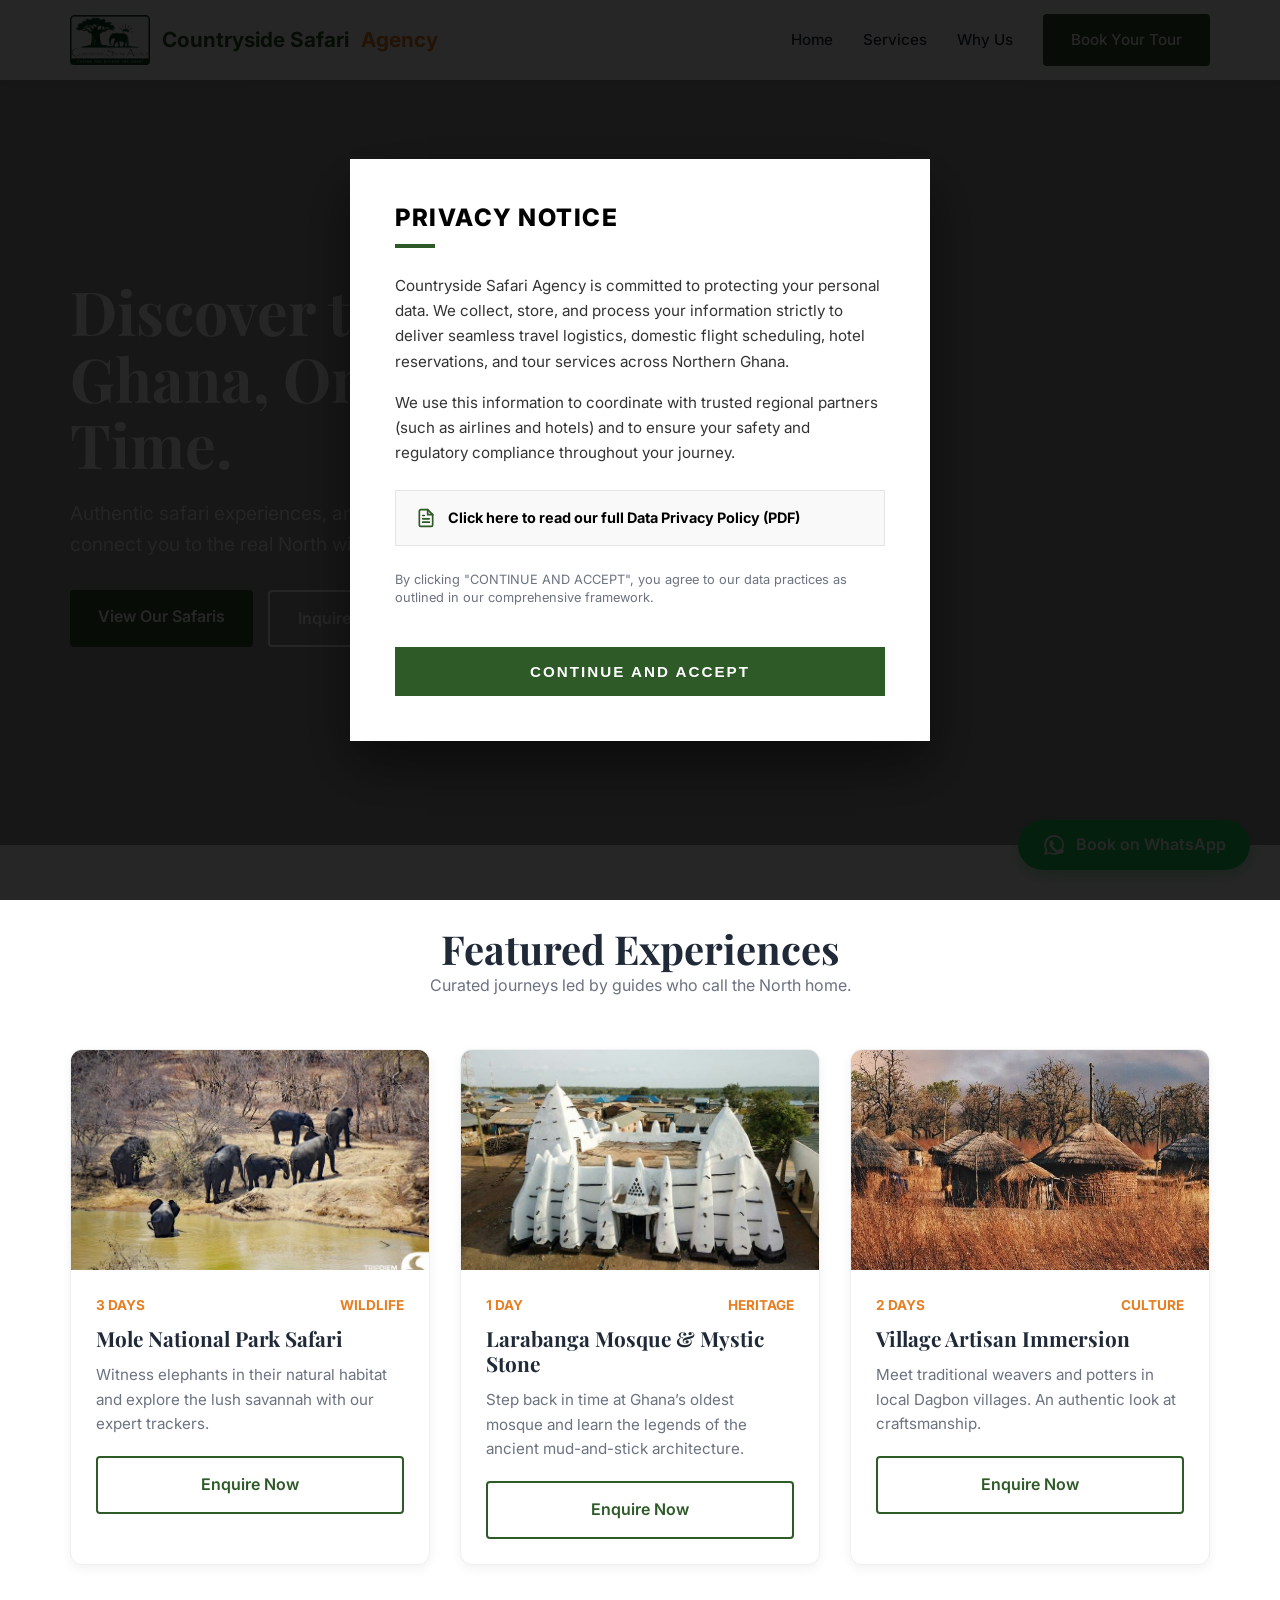
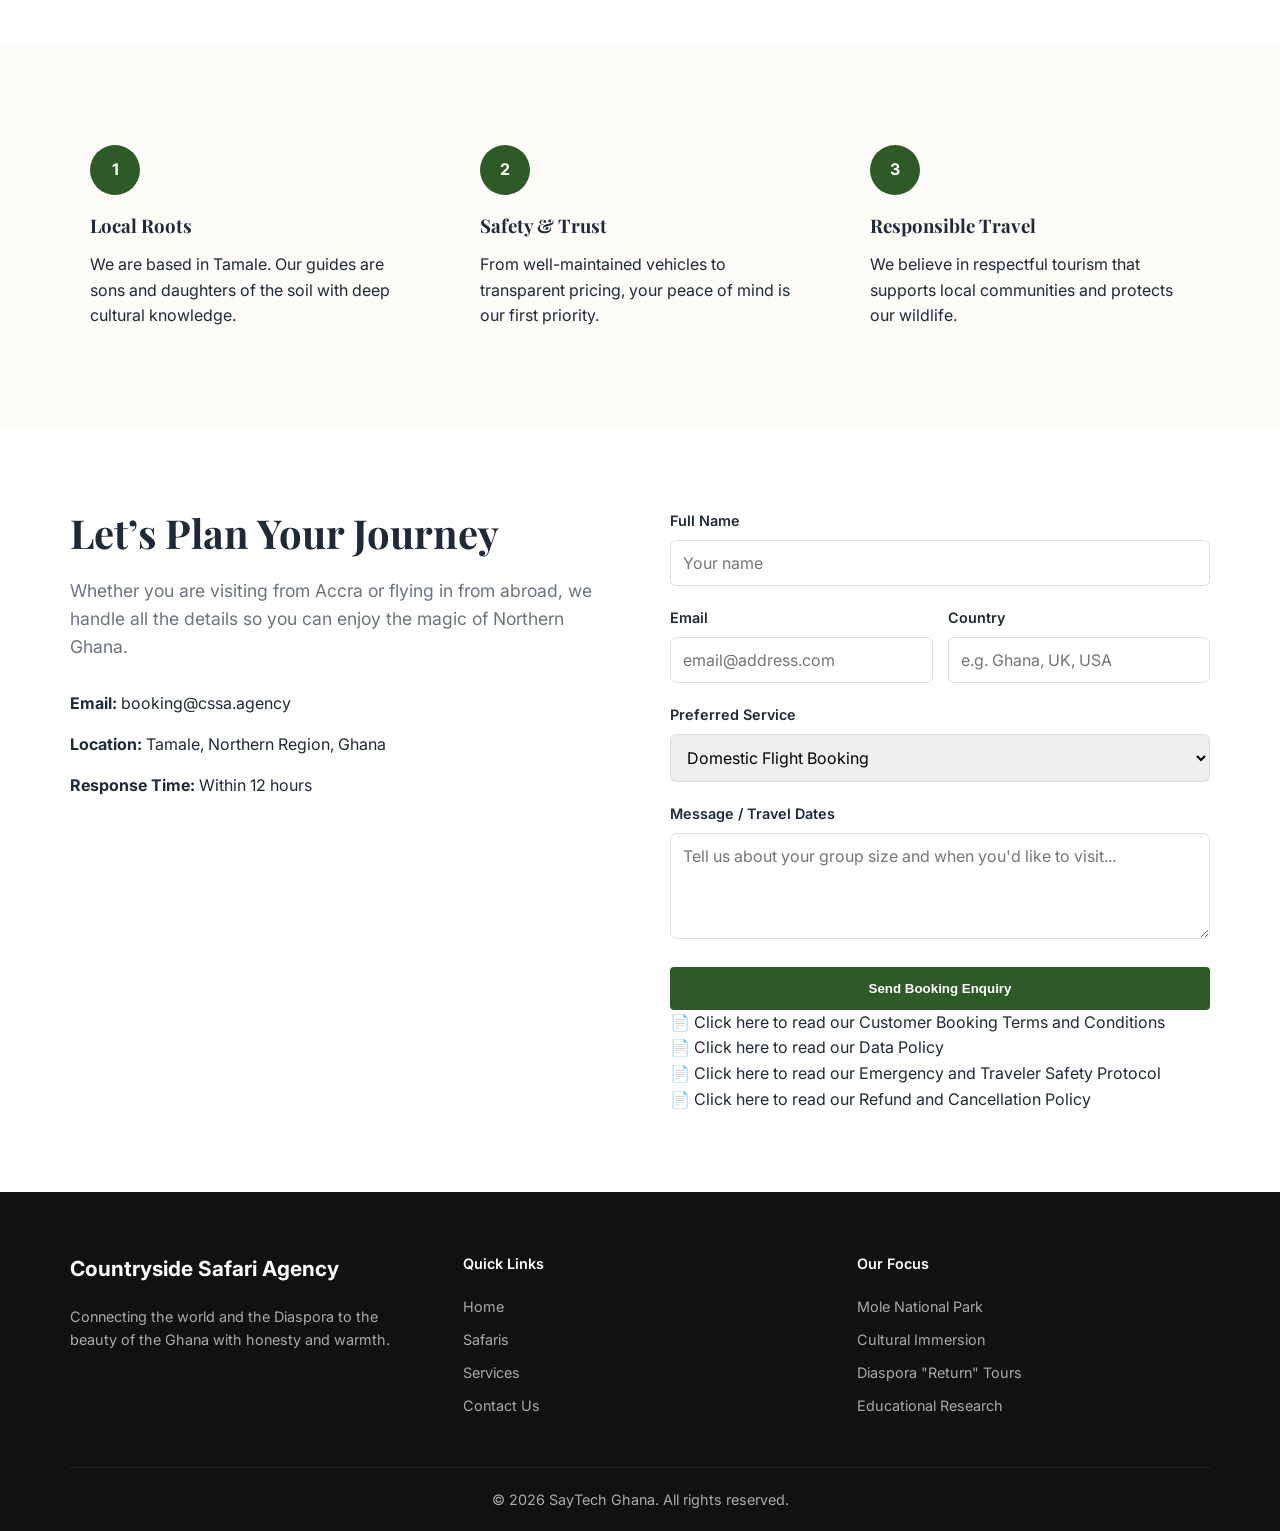
<file: index.html>
<!DOCTYPE html>
<html lang="en">
<head>
    <meta charset="UTF-8">
    <meta name="viewport" content="width=device-width, initial-scale=1.0">
    <meta name="description" content="Authentic Northern Ghana safari and cultural tours. Experience Mole National Park, Larabanga, and local traditions with Northern Safari Ghana.">
    <title>Countryside Safari Agency</title>
    
    <link rel="preconnect" href="https://fonts.googleapis.com">
    <link href="https://fonts.googleapis.com/css2?family=Inter:wght@400;500;600&family=Playfair+Display:wght@700&display=swap" rel="stylesheet">

   <link rel="stylesheet" href="style.css">
</head>
<body>
<body>
   <div id="privacy-modal" class="modal-overlay">
        <div class="modal-content">
            <h2>PRIVACY NOTICE</h2>
            <div class="deloitte-divider"></div>
            
            <div class="modal-short-text">
                <p>Countryside Safari Agency is committed to protecting your personal data. We collect, store, and process your information strictly to deliver seamless travel logistics, domestic flight scheduling, hotel reservations, and tour services across Northern Ghana.</p>
                
                <p>We use this information to coordinate with trusted regional partners (such as airlines and hotels) and to ensure your safety and regulatory compliance throughout your journey.</p>
                
                <div class="modal-pdf-link-container">
                    <a href="Data%20privacy%20policy%20-%20for%20website.pdf" target="_blank" class="modal-pdf-link">
                        <svg width="20" height="20" viewBox="0 0 24 24" fill="none" stroke="currentColor" stroke-width="2" stroke-linecap="round" stroke-linejoin="round"><path d="M14 2H6a2 2 0 0 0-2 2v16a2 2 0 0 0 2 2h12a2 2 0 0 0 2-2V8z"></path><polyline points="14 2 14 8 20 8"></polyline><line x1="16" y1="13" x2="8" y2="13"></line><line x1="16" y1="17" x2="8" y2="17"></line><polyline points="10 9 9 9 8 9"></polyline></svg>
                        Click here to read our full Data Privacy Policy (PDF)
                    </a>
                </div>
                
                <p class="consent-text">By clicking "CONTINUE AND ACCEPT", you agree to our data practices as outlined in our comprehensive framework.</p>
            </div>
            
            <button id="continue-btn">CONTINUE AND ACCEPT</button>
        </div>
    </div>
    <header>
        <div class="container nav-wrapper">
            <a href="index.html" class="logo">
                <img src="logo.jpeg">
                Countryside Safari <span>Agency</span>
            </a>
            
            <nav>
                <ul class="nav-menu" id="navMenu">
                    <li><a href="#home">Home</a></li>
                    <li><a href="services.html">Services</a></li>
                    <li><a href="#why-us">Why Us</a></li>
                    <li><a href="#contact" class="btn btn-primary">Book Your Tour</a></li>
                </ul>
            </nav>

            <div class="hamburger" id="mobile-menu">
                <span class="bar"></span>
                <span class="bar"></span>
                <span class="bar"></span>
            </div>
        </div>
    </header>

    <section class="hero" id="home">
        <div class="container">
            <div class="hero-content">
                <h1>Discover the Soul of Ghana, One Journey at a Time.</h1>
                <p>Authentic safari experiences, ancient history, and warm local traditions. We connect you to the real North with safety and integrity.</p>
                <div class="hero-cta">
                    <a href="#tours" class="btn btn-primary">View Our Safaris</a>
                    <a href="#contact" class="btn btn-outline" style="color: white; border-color: white;">Inquire Directly</a>
                </div>
            </div>
        </div>
    </section>

    <section class="section container" id="tours">
        <div class="text-center" style="margin-bottom: 50px;">
            <h2 style="font-size: 2.5rem;">Featured Experiences</h2>
            <p style="color: var(--text-muted);">Curated journeys led by guides who call the North home.</p>
        </div>
        <div class="grid">
            <article class="card">
                <div class="card-img" style="background-image: url('mole national park.jpg');"></div>
                <div class="card-body">
                    <div class="card-meta"><span>3 Days</span><span>Wildlife</span></div>
                    <h3 class="card-title">Mole National Park Safari</h3>
                    <p class="card-text">Witness elephants in their natural habitat and explore the lush savannah with our expert trackers.</p>
                    <a href="#contact" class="btn btn-outline" style="width: 100%;">Enquire Now</a>
                </div>
            </article>
            <article class="card">
                <div class="card-img" style="background-image: url('Larabanga mosque.jpg');"></div>
                <div class="card-body">
                    <div class="card-meta"><span>1 Day</span><span>Heritage</span></div>
                    <h3 class="card-title">Larabanga Mosque & Mystic Stone</h3>
                    <p class="card-text">Step back in time at Ghana’s oldest mosque and learn the legends of the ancient mud-and-stick architecture.</p>
                    <a href="#contact" class="btn btn-outline" style="width: 100%;">Enquire Now</a>
                </div>
            </article>
            <article class="card">
                <div class="card-img" style="background-image: url('dagbong.jpg');"></div>
                <div class="card-body">
                    <div class="card-meta"><span>2 Days</span><span>Culture</span></div>
                    <h3 class="card-title">Village Artisan Immersion</h3>
                    <p class="card-text">Meet traditional weavers and potters in local Dagbon villages. An authentic look at craftsmanship.</p>
                    <a href="#contact" class="btn btn-outline" style="width: 100%;">Enquire Now</a>
                </div>
            </article>
        </div>
    </section>

    <section class="section why-section" id="why-us">
        <div class="container">
            <div class="grid">
                <div class="feature-item">
                    <div class="feature-icon">1</div>
                    <h3 style="margin-bottom: 15px;">Local Roots</h3>
                    <p>We are based in Tamale. Our guides are sons and daughters of the soil with deep cultural knowledge.</p>
                </div>
                <div class="feature-item">
                    <div class="feature-icon">2</div>
                    <h3 style="margin-bottom: 15px;">Safety & Trust</h3>
                    <p>From well-maintained vehicles to transparent pricing, your peace of mind is our first priority.</p>
                </div>
                <div class="feature-item">
                    <div class="feature-icon">3</div>
                    <h3 style="margin-bottom: 15px;">Responsible Travel</h3>
                    <p>We believe in respectful tourism that supports local communities and protects our wildlife.</p>
                </div>
            </div>
        </div>
    </section>

    <section class="section container" id="contact">
        <div class="contact-container">
            <div>
                <h2 style="font-size: 2.5rem; margin-bottom: 20px;">Let’s Plan Your Journey</h2>
                <p style="margin-bottom: 30px; font-size: 1.1rem; color: var(--text-muted);">Whether you are visiting from Accra or flying in from abroad, we handle all the details so you can enjoy the magic of Northern Ghana.</p>
                
                <div style="margin-bottom: 15px;"><strong>Email:</strong> booking@cssa.agency</div>
                <div style="margin-bottom: 15px;"><strong>Location:</strong> Tamale, Northern Region, Ghana</div>
                <div><strong>Response Time:</strong> Within 12 hours</div>
            </div>
            
            <div>
                <form id="bookingForm">
                    <div class="form-group">
                        <label>Full Name</label>
                        <input type="text" name="userName" required placeholder="Your name">
                    </div>
                    <div class="grid" style="gap: 15px; grid-template-columns: 1fr 1fr; margin-bottom: 20px;">
                        <div>
                            <label>Email</label>
                            <input type="email" name="userEmail" required placeholder="email@address.com">
                        </div>
                        <div>
                            <label>Country</label>
                            <input type="text" name="userCountry" required placeholder="e.g. Ghana, UK, USA">
                        </div>
                    </div>
                    <div class="form-group">
                        <label>Preferred Service</label>
                        <select name="tourSelect">
                            <option>Domestic Flight Booking</option>
                            <option>Hotel & Conference Booking</option>
                            <option>Individual & Group Tours</option>
                            <option>Custom Itinerary (Research/NGO/Photo)</option>
                        </select>
                    </div>
                    <div class="form-group">
                        <label>Message / Travel Dates</label>
                        <textarea name="userMsg" rows="4" placeholder="Tell us about your group size and when you'd like to visit..."></textarea>
                    </div>
                    <button type="submit" id="submit-button" class="btn btn-primary" style="width: 100%;">Send Booking Enquiry</button>
                </form>

                <div id="success-message" style="display:none; text-align:center; padding:20px; color: #2D5A27; font-weight: bold; background: #e8f5e9; border-radius: 8px; margin-top: 20px;">
                    <h3>✓ Enquiry Sent!</h3>
                    <p>We've received your request and will contact you shortly.</p>
                </div>
                <div id="success-message" style="display:none; text-align:center; padding:20px; color: #2D5A27; font-weight: bold; background: #e8f5e9; border-radius: 8px; margin-top: 20px;">
                    <h3>✓ Enquiry Sent!</h3>
                    <p>We've received your request and will contact you shortly.</p>
                </div>

                <div class="policy-links">
                    <p><a href="Customer%20Booking%20Terms%20and%20Conditions.pdf" target="_blank">📄 Click here to read our Customer Booking Terms and Conditions</a></p>
                    <p><a href="Data%20Policy.pdf" target="_blank">📄 Click here to read our Data Policy</a></p>
                    <p><a href="Emergency%20and%20Traveler%20Safety%20Protocol.pdf" target="_blank">📄 Click here to read our Emergency and Traveler Safety Protocol</a></p>
                    <p><a href="Refun%20and%20Cancellation%20Policy.pdf" target="_blank">📄 Click here to read our Refund and Cancellation Policy</a></p>
                </div>
            </div>
        </div>
    </section>
            </div>
        </div>
    </section>

    <footer>
        <div class="container">
            <div class="footer-grid">
                <div>
                    <div class="footer-logo">Countryside Safari <span>Agency</span></div>
                    <p>Connecting the world and the Diaspora to the beauty of the Ghana with honesty and warmth.</p>
                </div>
                <div>
                    <h4 class="footer-title">Quick Links</h4>
                    <ul class="footer-links">
                        <li><a href="#home">Home</a></li>
                        <li><a href="#tours">Safaris</a></li>
                        <li><a href="services.html">Services</a></li>
                        <li><a href="#contact">Contact Us</a></li>
                    </ul>
                </div>
                <div>
                    <h4 class="footer-title">Our Focus</h4>
                    <ul class="footer-links">
                        <li>Mole National Park</li>
                        <li>Cultural Immersion</li>
                        <li>Diaspora "Return" Tours</li>
                        <li>Educational Research</li>
                    </ul>
                </div>
            </div>
            <div class="footer-bottom text-center">
                <p>&copy; 2026 SayTech Ghana. All rights reserved.</p>
            </div>
        </div>
    </footer>

    <a href="https://wa.me/233502316731" class="whatsapp-float" target="_blank">
        <svg style="width:24px;height:24px" viewBox="0 0 24 24"><path fill="currentColor" d="M12.04 2C6.58 2 2.13 6.45 2.13 11.91C2.13 13.66 2.59 15.36 3.45 16.86L2.05 22L7.3 20.62C8.75 21.41 10.38 21.83 12.04 21.83C17.5 21.83 21.95 17.38 21.95 11.92C21.95 9.27 20.92 6.78 19.05 4.91C17.18 3.03 14.69 2 12.04 2M12.05 3.67C14.25 3.67 16.31 4.53 17.87 6.09C19.42 7.65 20.28 9.72 20.28 11.92C20.28 16.46 16.58 20.15 12.04 20.15C10.66 20.15 9.3 19.81 8.1 19.14L7.81 18.98L4.69 19.8L5.52 16.72L5.34 16.44C4.6 15.27 4.21 13.92 4.21 12.54C4.21 12.33 4.21 12.12 4.22 11.91C4.22 7.37 7.92 3.67 12.45 3.67M9.75 7.37C9.46 7.37 9.06 7.46 8.73 7.84C8.4 8.22 7.5 9.07 7.5 10.82C7.5 12.56 8.78 14.24 8.95 14.47C9.13 14.71 11.42 18.3 14.96 19.82C15.8 20.19 16.45 20.41 16.95 20.57C17.8 20.84 18.57 20.8 19.18 20.71C19.87 20.61 21.3 19.85 21.6 19.01C21.9 18.17 21.9 17.45 21.81 17.3C21.72 17.15 21.49 17.06 21.12 16.87C20.74 16.68 18.89 15.78 18.54 15.65C18.2 15.53 17.96 15.47 17.71 15.84C17.46 16.22 16.76 17.06 16.55 17.3C16.34 17.54 16.13 17.57 15.75 17.39C15.38 17.2 14.18 16.81 12.77 15.55C11.66 14.56 10.91 13.34 10.7 12.96C10.47 12.58 10.67 12.38 10.86 12.19C11.03 12.03 11.23 11.77 11.42 11.55C11.61 11.33 11.67 11.17 11.8 10.92C11.92 10.67 11.86 10.45 11.77 10.26C11.67 10.07 10.91 8.23 10.6 7.47C10.3 6.74 10 6.84 9.75 6.84L9.75 7.37Z"/></svg>
        <span>Book on WhatsApp</span>
    </a>

    <script>
        // --- 1. MENU LOGIC ---
        const menuBtn = document.querySelector('#mobile-menu');
        const navMenu = document.querySelector('#navMenu');

        // Toggle open/close on click
        menuBtn.addEventListener('click', () => {
            navMenu.classList.toggle('active');
        });

        // Close when a link is clicked
        document.querySelectorAll('.nav-menu a').forEach(link => {
            link.addEventListener('click', () => {
                navMenu.classList.remove('active');
            });
        });

        // Close when scrolling
        window.addEventListener('scroll', () => {
            if (navMenu.classList.contains('active')) {
                navMenu.classList.remove('active');
            }
        });

        // --- 2. FORM SUBMISSION LOGIC ---
        const scriptURL = 'https://script.google.com/macros/s/AKfycbzXlTco_zIPQrLQTaPiRnNVs7IlTqv9CRM7CZW2VvHNTuHp61Ltb8Fi2UYiQgFYQmhMxg/exec';
        const form = document.getElementById('bookingForm');
        const btn = document.getElementById('submit-button');
        const msg = document.getElementById('success-message');

        form.addEventListener('submit', e => {
            e.preventDefault(); // This is the magic lock that prevents the white screen redirect!
            
            btn.disabled = true;
            btn.innerText = "Sending Enquiry...";

            fetch(scriptURL, { method: 'POST', body: new FormData(form)})
                .then(response => {
                    form.style.display = 'none'; // Make the form disappear
                    msg.style.display = 'block'; // Show the friendly success text
                })
                .catch(error => {
                    btn.disabled = false;
                    btn.innerText = "Send Booking Enquiry";
                    alert("Error! Something went wrong. Please check your internet or contact us via WhatsApp.");
                });
        });
        // --- 3. PRIVACY POLICY MODAL LOGIC ---
        const privacyModal = document.getElementById('privacy-modal');
        const continueBtn = document.getElementById('continue-btn');

        // Check if the user has already accepted the policy
        window.addEventListener('load', () => {
            if(!localStorage.getItem('privacyAccepted')) {
                privacyModal.style.display = 'flex'; // Show modal
                document.body.style.overflow = 'hidden'; // Stop background scrolling
            }
        });

        // Close modal when they click continue
        continueBtn.addEventListener('click', () => {
            privacyModal.style.display = 'none'; // Hide modal
            document.body.style.overflow = 'auto'; // Restore scrolling
            localStorage.setItem('privacyAccepted', 'true'); // Remember their choice
        });
    </script>
    
</body>
</html>
</file>
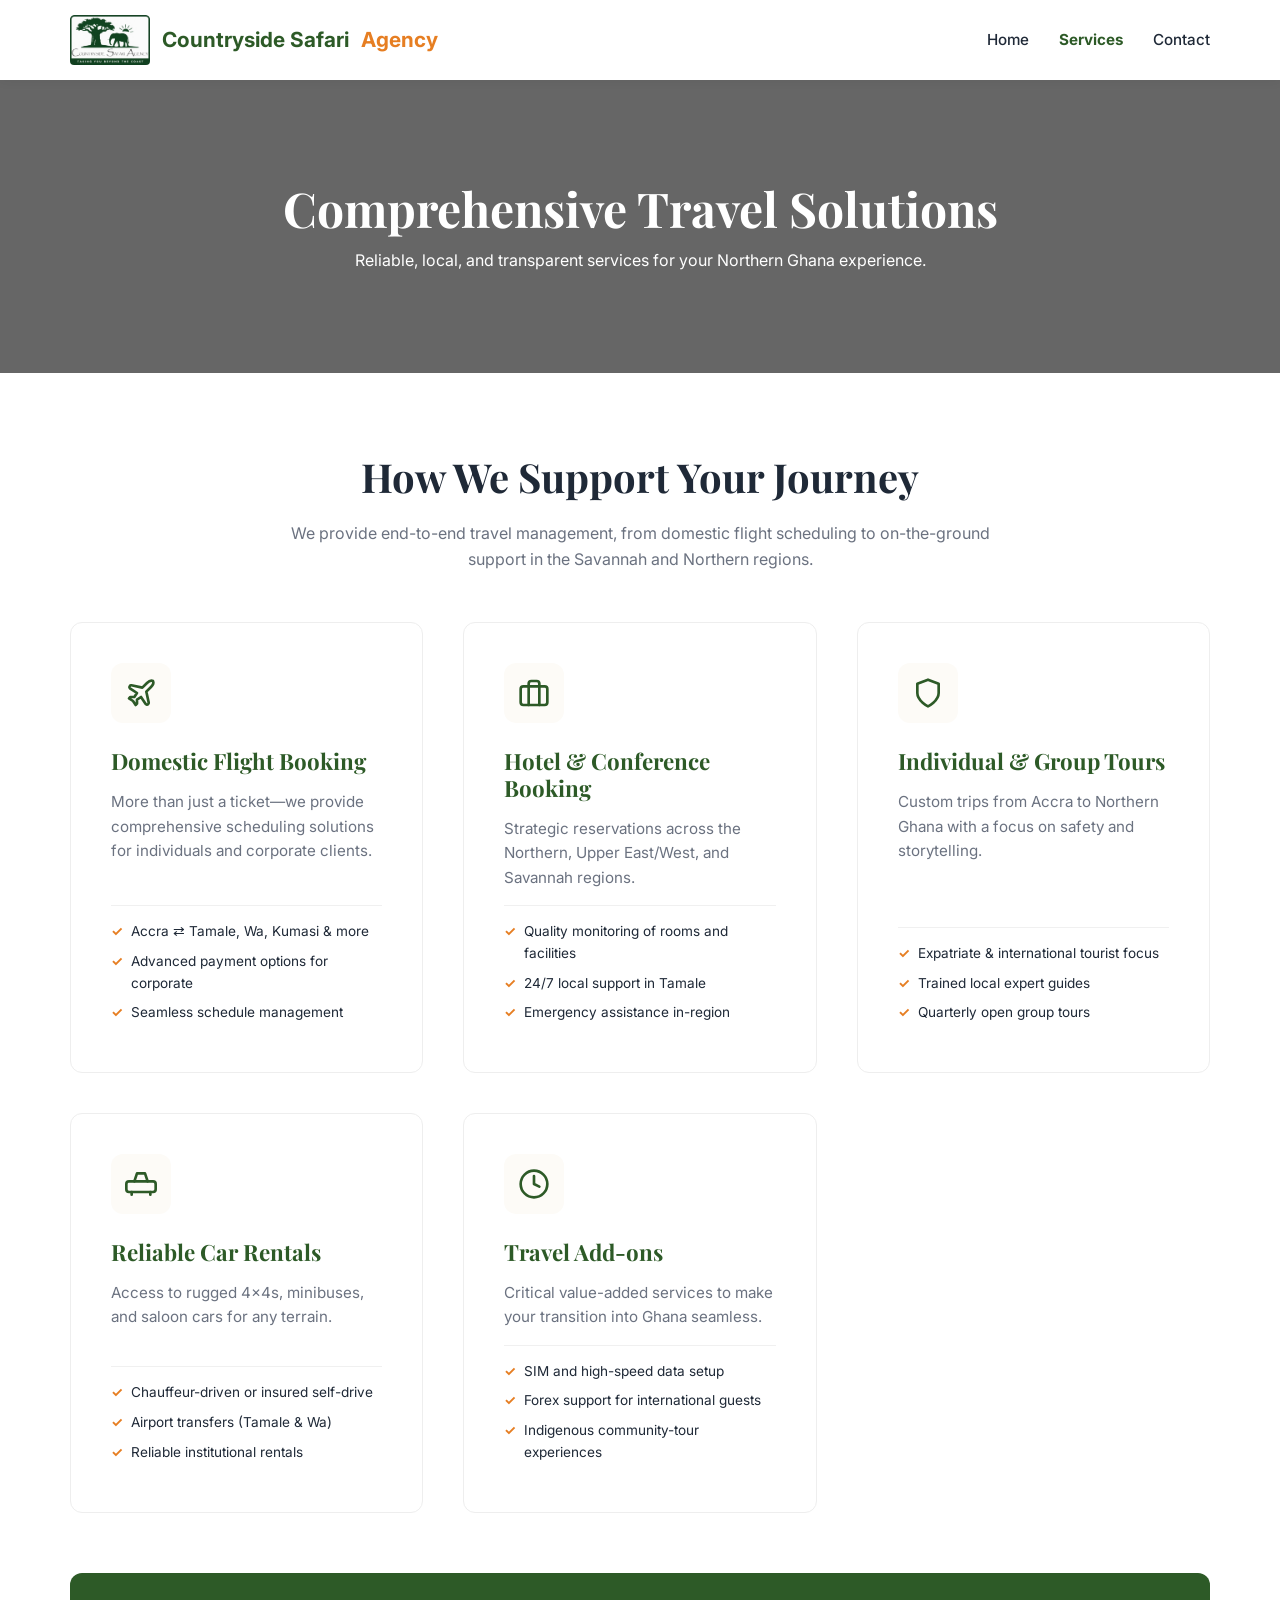
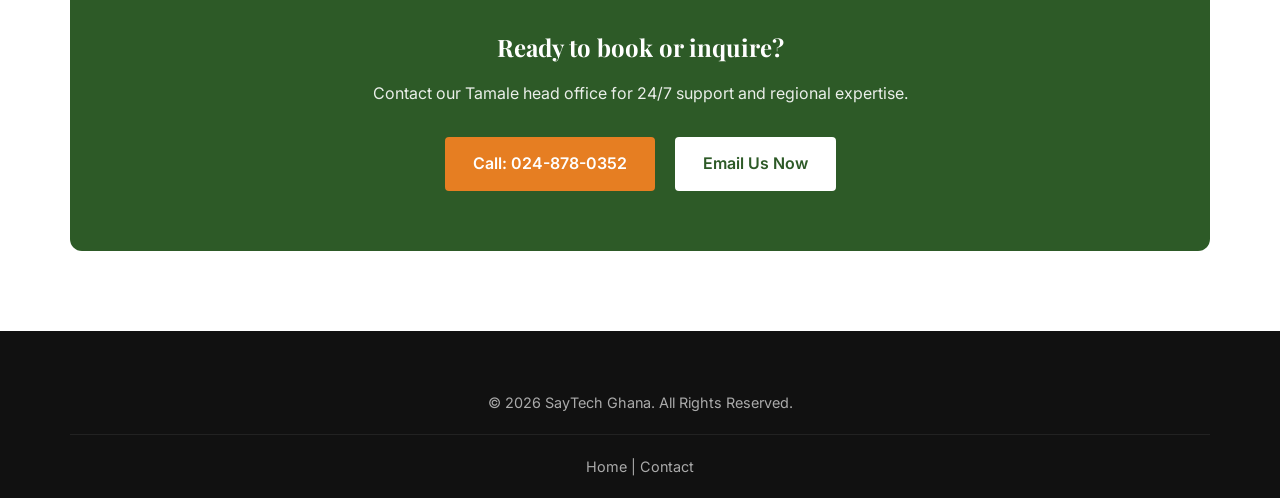
<file: services.html>
<!DOCTYPE html>
<html lang="en">
<head>
    <meta charset="UTF-8">
    <meta name="viewport" content="width=device-width, initial-scale=1.0">
    <meta name="description" content="Professional travel services in Northern Ghana: Flight bookings, hotel reservations, car rentals, and guided tours.">
    <title>Our Services | Countryside Safari Agency</title>
    
    <link rel="preconnect" href="https://fonts.googleapis.com">
    <link href="https://fonts.googleapis.com/css2?family=Inter:wght@400;500;600&family=Playfair+Display:wght@700&display=swap" rel="stylesheet">

   <link rel="stylesheet" href="style.css">
</head>
<body>

    <header>
        <div class="container nav-wrapper">
            <a href="index.html" class="logo">
                <img src="logo.jpeg" alt="Countryside Safari Logo">
                Countryside Safari <span>Agency</span>
            </a>
            
            <nav>
                <ul class="nav-menu" id="navMenu">
                    <li><a href="index.html">Home</a></li>
                    <li><a href="services.html" style="color: var(--primary); font-weight: bold;">Services</a></li>
                    <li><a href="index.html#contact">Contact</a></li>
                </ul>
            </nav>

            <div class="hamburger" id="mobile-menu">
                <span class="bar"></span>
                <span class="bar"></span>
                <span class="bar"></span>
            </div>
        </div>
    </header>

    <section class="page-hero">
        <div class="container">
            <h1>Comprehensive Travel Solutions</h1>
            <p>Reliable, local, and transparent services for your Northern Ghana experience.</p>
        </div>
    </section>

    <section class="section container">
        <div class="text-center">
            <h2 style="font-size: 2.5rem;">How We Support Your Journey</h2>
            <p style="color: var(--text-muted); max-width: 700px; margin: 20px auto;">We provide end-to-end travel management, from domestic flight scheduling to on-the-ground support in the Savannah and Northern regions.</p>
        </div>

        <div class="services-grid">
            <div class="service-card">
                <div class="icon-box">
                    <svg width="32" height="32" viewBox="0 0 24 24" fill="none" stroke="currentColor" stroke-width="2" stroke-linecap="round" stroke-linejoin="round"><path d="M17.8 19.2L16 11l3.5-3.5C21 6 21.5 4 21 3c-1-.5-3 0-4.5 1.5L13 8 4.8 6.2c-.5-.1-.9.1-1.1.5l-.3.5c-.2.5-.1 1 .3 1.3L9 12l-2 3H4l-1 1 3 2 2 3 1-1v-3l3-2 3.5 5.3c.3.4.8.5 1.3.3l.5-.2c.4-.3.6-.7.5-1.2z"/></svg>
                </div>
                <h3>Domestic Flight Booking</h3>
                <p>More than just a ticket—we provide comprehensive scheduling solutions for individuals and corporate clients.</p>
                <ul>
                    <li>Accra ⇄ Tamale, Wa, Kumasi & more</li>
                    <li>Advanced payment options for corporate</li>
                    <li>Seamless schedule management</li>
                </ul>
            </div>

            <div class="service-card">
                <div class="icon-box">
                    <svg width="32" height="32" viewBox="0 0 24 24" fill="none" stroke="currentColor" stroke-width="2" stroke-linecap="round" stroke-linejoin="round"><rect x="2" y="7" width="20" height="14" rx="2" ry="2"/><path d="M16 21V5a2 2 0 0 0-2-2h-4a2 2 0 0 0-2 2v16"/></svg>
                </div>
                <h3>Hotel & Conference Booking</h3>
                <p>Strategic reservations across the Northern, Upper East/West, and Savannah regions.</p>
                <ul>
                    <li>Quality monitoring of rooms and facilities</li>
                    <li>24/7 local support in Tamale</li>
                    <li>Emergency assistance in-region</li>
                </ul>
            </div>

            <div class="service-card">
                <div class="icon-box">
                    <svg width="32" height="32" viewBox="0 0 24 24" fill="none" stroke="currentColor" stroke-width="2" stroke-linecap="round" stroke-linejoin="round"><path d="M12 22s8-4 8-10V5l-8-3-8 3v7c0 6 8 10 8 10z"/></svg>
                </div>
                <h3>Individual & Group Tours</h3>
                <p>Custom trips from Accra to Northern Ghana with a focus on safety and storytelling.</p>
                <ul>
                    <li>Expatriate & international tourist focus</li>
                    <li>Trained local expert guides</li>
                    <li>Quarterly open group tours</li>
                </ul>
            </div>

            <div class="service-card">
                <div class="icon-box">
                    <svg width="32" height="32" viewBox="0 0 24 24" fill="none" stroke="currentColor" stroke-width="2" stroke-linecap="round" stroke-linejoin="round"><rect x="1" y="10" width="22" height="8" rx="2"/><path d="M7 10l2-6h6l2 6M5 18v2M19 18v2"/></svg>
                </div>
                <h3>Reliable Car Rentals</h3>
                <p>Access to rugged 4x4s, minibuses, and saloon cars for any terrain.</p>
                <ul>
                    <li>Chauffeur-driven or insured self-drive</li>
                    <li>Airport transfers (Tamale & Wa)</li>
                    <li>Reliable institutional rentals</li>
                </ul>
            </div>

            <div class="service-card">
                <div class="icon-box">
                    <svg width="32" height="32" viewBox="0 0 24 24" fill="none" stroke="currentColor" stroke-width="2" stroke-linecap="round" stroke-linejoin="round"><circle cx="12" cy="12" r="10"/><path d="M12 6v6l4 2"/></svg>
                </div>
                <h3>Travel Add-ons</h3>
                <p>Critical value-added services to make your transition into Ghana seamless.</p>
                <ul>
                    <li>SIM and high-speed data setup</li>
                    <li>Forex support for international guests</li>
                    <li>Indigenous community-tour experiences</li>
                </ul>
            </div>
        </div>

        <div class="contact-cta">
            <div class="container">
                <h2>Ready to book or inquire?</h2>
                <p>Contact our Tamale head office for 24/7 support and regional expertise.</p>
                <div style="display: flex; gap: 20px; justify-content: center; flex-wrap: wrap;">
                    <a href="tel:+233502316731" class="btn btn-primary" style="background: var(--accent);">Call: 024-878-0352</a>
                    <a href="mailto:booking@cssa.agency" class="btn btn-primary" style="background: white; color: var(--primary);">Email Us Now</a>
                </div>
            </div>
        </div>
    </section>

    <footer>
        <div class="container text-center">
            <p>&copy; 2026 SayTech Ghana. All Rights Reserved.</p>
            <div class="footer-bottom" style="margin-top: 20px;">
                <a href="index.html">Home</a> | <a href="index.html#contact">Contact</a>
            </div>
        </div>
    </footer>

    <script>
        const menuBtn = document.querySelector('#mobile-menu');
        const navMenu = document.querySelector('#navMenu');

        // Toggle open/close on click
        menuBtn.addEventListener('click', () => {
            navMenu.classList.toggle('active');
        });

        // Close when a link is clicked
        document.querySelectorAll('.nav-menu a').forEach(link => {
            link.addEventListener('click', () => {
                navMenu.classList.remove('active');
            });
        });

        // Close when scrolling
        window.addEventListener('scroll', () => {
            if (navMenu.classList.contains('active')) {
                navMenu.classList.remove('active');
            }
        });
    </script>
</body>
</html>
</file>
<file: style.css>
/* =========================================
   COUNTRYSIDE SAFARI AGENCY - MASTER STYLES
   ========================================= */

/* --- BRAND DESIGN SYSTEM --- */
:root {
    --primary: #2D5A27;    /* Savannah Green */
    --accent: #E67E22;     /* Earthy Orange */
    --dark: #1F2937;       /* Charcoal */
    --light-bg: #FDFBF7;   /* Warm Paper */
    --white: #FFFFFF;
    --text-muted: #6B7280;
    --transition: all 0.3s cubic-bezier(0.4, 0, 0.2, 1);
    --shadow: 0 4px 12px rgba(0, 0, 0, 0.05);
}

/* --- BASE RESET --- */
* { margin: 0; padding: 0; box-sizing: border-box; }
html { scroll-behavior: smooth; }
body {
    font-family: 'Inter', sans-serif;
    line-height: 1.6;
    color: var(--dark);
    background-color: var(--white);
    -webkit-font-smoothing: antialiased;
}
h1, h2, h3, .brand-font { font-family: 'Playfair Display', serif; line-height: 1.2; }
a { text-decoration: none; color: inherit; transition: var(--transition); }
ul { list-style: none; }
img { max-width: 100%; display: block; border-radius: 8px; }
.container { width: 90%; max-width: 1140px; margin: 0 auto; }
.section { padding: 80px 0; }
.text-center { text-align: center; }

/* --- UI COMPONENTS (Buttons) --- */
.btn {
    display: inline-block;
    padding: 14px 28px;
    border-radius: 4px;
    font-weight: 600;
    cursor: pointer;
    border: none;
    text-align: center;
    transition: var(--transition);
}
.btn-primary { background: var(--primary); color: var(--white); }
.btn-primary:hover { background: #23471e; transform: translateY(-2px); }
.btn-outline { border: 2px solid var(--primary); color: var(--primary); }
.btn-outline:hover { background: var(--primary); color: var(--white); }

/* --- NAVIGATION HEADER --- */
header {
    background: var(--white);
    height: 80px;
    display: flex;
    align-items: center;
    position: sticky;
    top: 0;
    z-index: 1000;
    box-shadow: 0 2px 10px rgba(0,0,0,0.05);
}
.nav-wrapper { display: flex; justify-content: space-between; align-items: center; width: 100%; }

.logo { 
    display: flex; 
    align-items: center; 
    gap: 12px; 
    font-size: 1.3rem; 
    font-weight: 700; 
    color: var(--primary); 
}
.logo img { height: 50px; width: auto; border-radius: 4px; }
.logo span { color: var(--accent); }

.nav-menu { display: flex; gap: 30px; align-items: center; }
.nav-menu a { font-weight: 500; font-size: 0.95rem; }
.nav-menu a:hover { color: var(--primary); }

.hamburger { display: none; cursor: pointer; flex-direction: column; gap: 5px; padding: 10px; }
.hamburger .bar { width: 25px; height: 3px; background: var(--dark); border-radius: 2px; transition: 0.3s; }

/* --- HERO SECTIONS --- */
/* Homepage Hero */
.hero {
    height: 85vh;
    background: linear-gradient(rgba(0,0,0,0.4), rgba(0,0,0,0.4)), url('https://images.unsplash.com/photo-1547471080-7cc2caa01a7e?auto=format&fit=crop&q=80&w=1920') center/cover no-repeat;
    display: flex;
    align-items: center;
    color: var(--white);
}
.hero-content { max-width: 700px; }
.hero h1 { font-size: clamp(2.5rem, 5vw, 3.8rem); margin-bottom: 20px; line-height: 1.1; }
.hero p { font-size: 1.2rem; margin-bottom: 30px; opacity: 0.9; }
.hero-cta { display: flex; gap: 15px; }

/* Services Page Hero */
.page-hero {
    background: linear-gradient(rgba(0,0,0,0.6), rgba(0,0,0,0.6)), url('https://images.unsplash.com/photo-1464822759023-fed622ff2c3b?auto=format&fit=crop&q=80&w=1920') center/cover no-repeat;
    color: white;
    padding: 100px 0;
    text-align: center;
}
.page-hero h1 { font-size: 3rem; margin-bottom: 10px; }

/* --- GRIDS & CARDS --- */
.grid { display: grid; grid-template-columns: repeat(auto-fit, minmax(300px, 1fr)); gap: 30px; }

/* Homepage Tour Cards */
.card { background: var(--white); border-radius: 12px; overflow: hidden; box-shadow: var(--shadow); transition: var(--transition); border: 1px solid #f0f0f0; }
.card:hover { transform: translateY(-5px); box-shadow: 0 12px 24px rgba(0,0,0,0.1); }
.card-img { height: 220px; background-size: cover; background-position: center; }
.card-body { padding: 25px; }
.card-meta { display: flex; justify-content: space-between; font-size: 0.85rem; color: var(--accent); font-weight: 700; margin-bottom: 10px; text-transform: uppercase; }
.card-title { margin-bottom: 12px; font-size: 1.3rem; }
.card-text { color: var(--text-muted); font-size: 0.95rem; margin-bottom: 20px; }

/* Services Page Cards */
.services-grid { display: grid; grid-template-columns: repeat(auto-fit, minmax(320px, 1fr)); gap: 40px; margin-top: 50px; }
.service-card { background: var(--white); padding: 40px; border-radius: 12px; border: 1px solid #eee; transition: var(--transition); display: flex; flex-direction: column; }
.service-card:hover { transform: translateY(-5px); box-shadow: 0 15px 30px rgba(0,0,0,0.08); border-color: var(--primary); }
.icon-box { width: 60px; height: 60px; background: var(--light-bg); border-radius: 12px; display: flex; align-items: center; justify-content: center; margin-bottom: 25px; color: var(--primary); }
.service-card h3 { margin-bottom: 15px; font-size: 1.4rem; color: var(--primary); }
.service-card p { color: var(--text-muted); font-size: 0.95rem; margin-bottom: 15px; }
.service-card ul { margin-top: auto; padding-top: 15px; border-top: 1px solid #f0f0f0; }
.service-card li { font-size: 0.85rem; color: var(--dark); margin-bottom: 8px; position: relative; padding-left: 20px; }
.service-card li::before { content: "✓"; position: absolute; left: 0; color: var(--accent); font-weight: bold; }

/* --- WHY US SECTION --- */
.why-section { background: var(--light-bg); }
.feature-item { text-align: left; padding: 20px; }
.feature-icon { width: 50px; height: 50px; background: var(--primary); border-radius: 50%; margin-bottom: 20px; display: flex; align-items: center; justify-content: center; color: white; font-weight: bold; }

/* --- FORMS & CONTACT --- */
.contact-container { display: grid; grid-template-columns: 1fr 1fr; gap: 60px; align-items: start; }
.form-group { margin-bottom: 20px; }
label { display: block; margin-bottom: 8px; font-weight: 600; font-size: 0.9rem; }
input, select, textarea { width: 100%; padding: 12px; border: 1px solid #ddd; border-radius: 6px; font-family: inherit; font-size: 1rem; transition: var(--transition); }
input:focus, select:focus, textarea:focus { outline: none; border-color: var(--primary); box-shadow: 0 0 0 3px rgba(45, 90, 39, 0.1); }

/* Services Page Contact Banner */
.contact-cta { background: var(--primary); color: white; padding: 60px 0; text-align: center; border-radius: 12px; margin-top: 60px; }
.contact-cta h2 { margin-bottom: 20px; }
.contact-cta p { opacity: 0.9; margin-bottom: 30px; }

/* --- FLOATING WHATSAPP BUTTON --- */
.whatsapp-float { position: fixed; bottom: 30px; right: 30px; background: #25D366; color: white; padding: 12px 24px; border-radius: 50px; display: flex; align-items: center; gap: 10px; font-weight: 600; box-shadow: 0 4px 15px rgba(37, 211, 102, 0.4); z-index: 999; }

/* --- FOOTER --- */
footer { background: #111; color: #aaa; padding: 60px 0 20px; font-size: 0.9rem; margin-top: 0; }
.services-page footer { margin-top: 80px; } 
.footer-grid { display: grid; grid-template-columns: repeat(auto-fit, minmax(200px, 1fr)); gap: 40px; margin-bottom: 40px; }
.footer-logo { color: white; font-size: 1.3rem; margin-bottom: 20px; font-weight: 700; }
.footer-title { color: white; margin-bottom: 20px; font-weight: 600; }
.footer-links li { margin-bottom: 10px; }
.footer-bottom { border-top: 1px solid #222; padding-top: 20px; margin-top: 20px;}

/* --- MOBILE RESPONSIVENESS --- */
@media (max-width: 768px) {
    .nav-menu { 
        display: none; position: absolute; top: 80px; left: 0; width: 100%; 
        background: white; flex-direction: column; padding: 20px 0; box-shadow: 0 10px 10px rgba(0,0,0,0.05);
        border-top: 1px solid #eee;
    }
    .nav-menu.active { display: flex; }
    .nav-menu li { text-align: center; margin-bottom: 15px; }
    .hamburger { display: flex; }
    .hero h1 { font-size: 2.5rem; }
    .page-hero h1 { font-size: 2.2rem; }
    .contact-container { grid-template-columns: 1fr; gap: 40px; }
    .hero-cta { flex-direction: column; }
    .section { padding: 60px 0; }

    /* --- SLIM PADDING FOR MOBILE PHONES --- */
    .modal-content {
        padding: 25px; /* Reduces excessive spacing on small touch screens */
    }
} /* Media query closes cleanly here */

/* ========================================================
   GLOBAL PRIVACY MODAL STYLES (Deloitte Enterprise Design)
   ======================================================== */
.modal-overlay {
    display: none; 
    position: fixed;
    top: 0; 
    left: 0; 
    width: 100%; 
    height: 100%;
    background: rgba(0, 0, 0, 0.85); /* Dark solid focal backdrop */
    z-index: 2000;
    justify-content: center;
    align-items: center;
    padding: 20px;
}

.modal-content {
    background: #ffffff;
    width: 100%;
    max-width: 580px; /* Elegant, focused structural layout */
    border-radius: 0px; /* Authoritative corporate sharp edges */
    padding: 45px;
    box-shadow: 0 25px 50px rgba(0,0,0,0.5);
    display: flex;
    flex-direction: column;
    
    /* --- CRITICAL SAFE SCROLL RULES FOR MOBILE PHONES --- */
    max-height: 85vh;       /* Restricts container height to 85% of screen view */
    overflow-y: auto;       /* Implements smooth vertical scrolling inside the box */
    -webkit-overflow-scrolling: touch; /* Ensures fluid inertial scroll mechanics on iOS */
}

/* Structural Header Style */
.modal-content h2 {
    color: #000000;
    font-family: 'Inter', sans-serif;
    font-weight: 800;
    font-size: 1.5rem;
    letter-spacing: 1.5px;
    margin-bottom: 12px;
}

/* Premium Corporate Accent Line */
.deloitte-divider {
    width: 40px;
    height: 4px;
    background-color: var(--primary); /* Built off Savannah Green variable */
    margin-bottom: 25px;
}

.modal-short-text {
    font-size: 0.95rem;
    color: #333333;
    line-height: 1.65;
}

.modal-short-text p {
    margin-bottom: 16px;
}

/* Premium Document Attachment Container */
.modal-pdf-link-container {
    background-color: #f9f9f9;
    border: 1px solid #e5e5e5;
    padding: 15px 20px;
    margin: 25px 0;
}

.modal-pdf-link {
    color: #000000 !important;
    font-weight: 700;
    text-decoration: none;
    display: flex;
    align-items: center;
    gap: 12px;
    font-size: 0.9rem;
    transition: var(--transition);
}

.modal-pdf-link svg {
    color: var(--primary); /* Attachment icon color matching theme */
}

.modal-pdf-link:hover {
    color: var(--primary) !important;
    text-decoration: underline;
}

.consent-text {
    font-size: 0.8rem;
    color: var(--text-muted);
    line-height: 1.4;
}

/* --- THE STRICTLY GREEN CONFIRMATION BUTTON --- */
#continue-btn {
    background-color: var(--primary) !important; /* Locks theme color value */
    color: #ffffff !important;
    border: none;
    border-radius: 0px; /* Sharp corners matching container structure */
    width: 100%;
    margin-top: 25px;
    padding: 16px;
    font-size: 0.95rem;
    font-weight: 700;
    text-transform: uppercase;
    letter-spacing: 2px;
    cursor: pointer;
    transition: background-color 0.2s ease;
}

#continue-btn:hover {
    background-color: #1a3617 !important; /* Transition to a deep premium green on hover */
}
</file>
